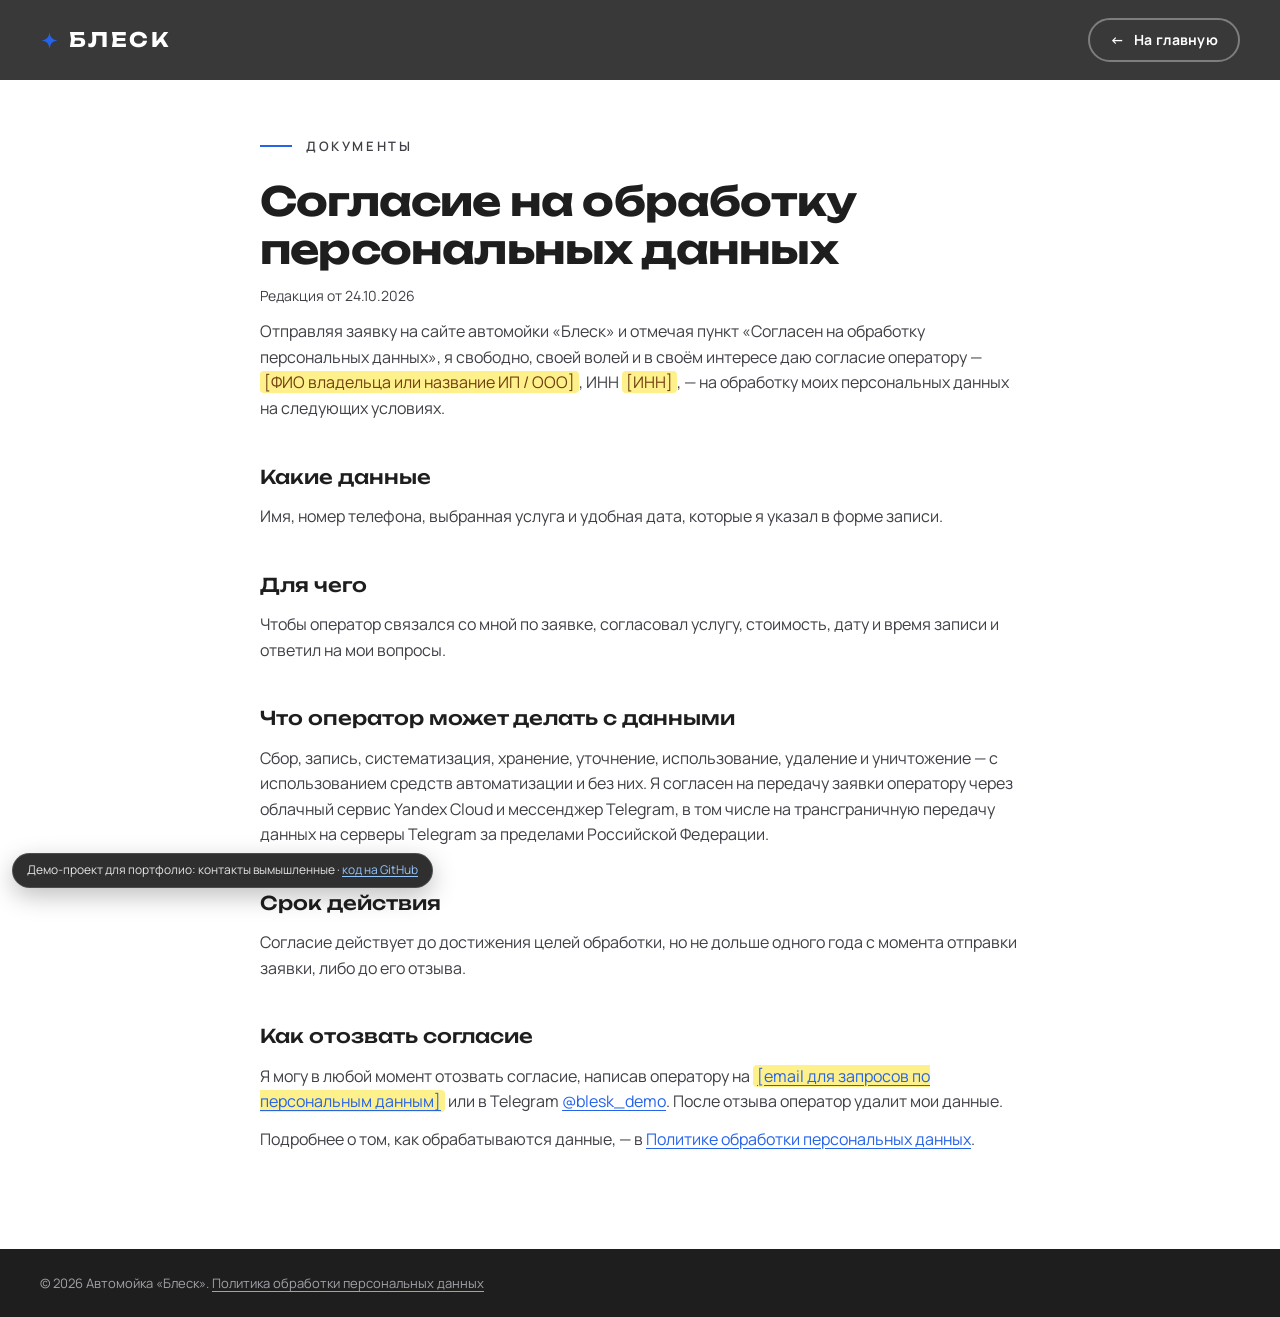
<file: consent.html>
<!DOCTYPE html>
<html lang="ru">
<head>
  <meta charset="UTF-8">
  <meta name="viewport" content="width=device-width, initial-scale=1">
  <title>Согласие на обработку персональных данных — автомойка «Блеск»</title>
  <meta name="description" content="Текст согласия на обработку персональных данных при отправке заявки на сайте автомойки «Блеск».">
  <!-- Демо-проект: не показывать в поиске, чтобы вымышленную мойку не приняли за настоящую -->
  <meta name="robots" content="noindex">

  <link rel="icon" href="images/favicon.svg" type="image/svg+xml">
  <meta name="theme-color" content="#1E1E1E">

  <link rel="preconnect" href="https://fonts.googleapis.com">
  <link rel="preconnect" href="https://fonts.gstatic.com" crossorigin>
  <link href="https://fonts.googleapis.com/css2?family=Manrope:wght@400;500;600;700&family=Unbounded:wght@500;700&display=swap" rel="stylesheet">
  <link rel="stylesheet" href="css/style.css">

  <script src="js/config.js" defer></script>
  <script src="js/main.js" defer></script>
</head>
<body>

  <header class="header" id="header">
    <div class="container header__inner">
      <a href="index.html" class="logo" aria-label="Автомойка «Блеск» — на главную">
        <svg class="logo__mark" viewBox="0 0 24 24" aria-hidden="true"><path d="M12 2Q13 11 22 12 13 13 12 22 11 13 2 12 11 11 12 2Z"/></svg>
        БЛЕСК
      </a>
      <a href="index.html" class="btn btn--ghost legal__back" aria-label="На главную">← <span class="legal__back-text">На главную</span></a>
    </div>
  </header>

  <!--
    ШАБЛОН. По закону (с 1 сентября 2025 года) согласие на обработку персональных данных
    оформляется отдельно от других документов — поэтому оно на своей странице,
    а не внутри политики. Данные владельца подставляются из js/config.js.
  -->
  <main class="legal">
    <div class="container legal__container">
      <p class="eyebrow">Документы</p>
      <h1 class="legal__title">Согласие на обработку персональных данных</h1>
      <p class="legal__meta">Редакция от <span data-config="policyDate">24.10.2026</span></p>

      <p>
        Отправляя заявку на сайте автомойки «Блеск» и отмечая пункт
        «Согласен на обработку персональных данных», я свободно, своей волей и в своём интересе
        даю согласие оператору — <span data-config="ownerName">[ФИО владельца или название ИП / ООО]</span>,
        ИНН <span data-config="ownerInn">[ИНН]</span>, — на обработку моих персональных данных
        на следующих условиях.
      </p>

      <h2>Какие данные</h2>
      <p>
        Имя, номер телефона, выбранная услуга и удобная дата, которые я указал в форме записи.
      </p>

      <h2>Для чего</h2>
      <p>
        Чтобы оператор связался со мной по заявке, согласовал услугу, стоимость, дату
        и время записи и ответил на мои вопросы.
      </p>

      <h2>Что оператор может делать с данными</h2>
      <p>
        Сбор, запись, систематизация, хранение, уточнение, использование, удаление и уничтожение —
        с использованием средств автоматизации и без них. Я согласен на передачу заявки
        оператору через облачный сервис Yandex Cloud и мессенджер Telegram, в том числе на трансграничную передачу данных
        на серверы Telegram за пределами Российской Федерации.
      </p>

      <h2>Срок действия</h2>
      <p>
        Согласие действует до достижения целей обработки, но не дольше одного года
        с момента отправки заявки, либо до его отзыва.
      </p>

      <h2>Как отозвать согласие</h2>
      <p>
        Я могу в любой момент отозвать согласие, написав оператору на
        <a href="#" data-link="email" data-config="ownerEmail">[email для запросов по персональным данным]</a>
        <span data-telegram-only>или в Telegram <a href="#" data-link="telegram" data-config="telegramName" target="_blank" rel="noopener"></a></span>.
        После отзыва оператор удалит мои данные.
      </p>

      <p>
        Подробнее о том, как обрабатываются данные, — в
        <a href="privacy.html">Политике обработки персональных данных</a>.
      </p>
    </div>
  </main>

  <footer class="footer footer--compact">
    <div class="container footer__bottom">
      <p>© <span id="year">2026</span> Автомойка «Блеск». <a href="privacy.html">Политика обработки персональных данных</a></p>
    </div>
  </footer>

  <!-- Плашка демо-проекта: автомойки нет, контакты вымышленные (для портфолио) -->
  <div class="demo-badge" role="note">
    Демо-проект для портфолио: контакты вымышленные ·
    <a href="https://github.com/unccule/blesk-landing" target="_blank" rel="noopener">код на GitHub</a>
  </div>

</body>
</html>
</file>
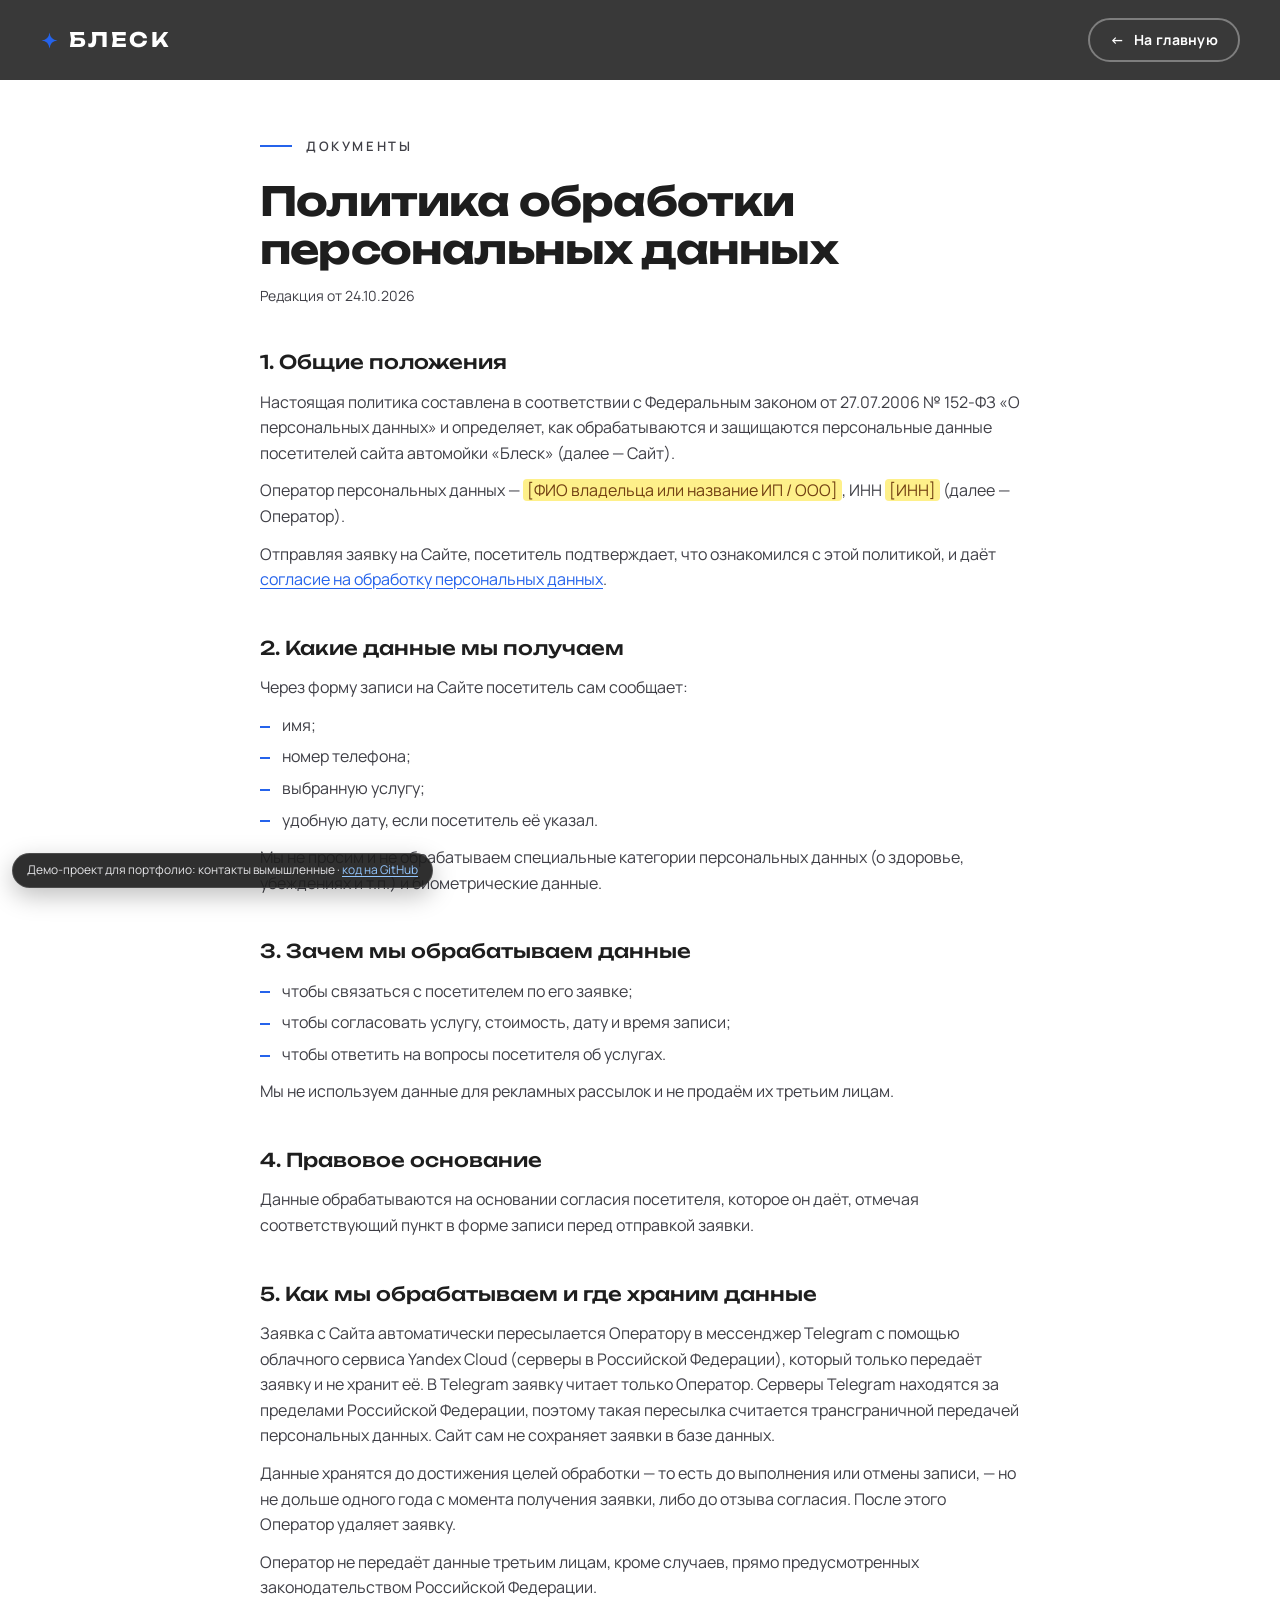
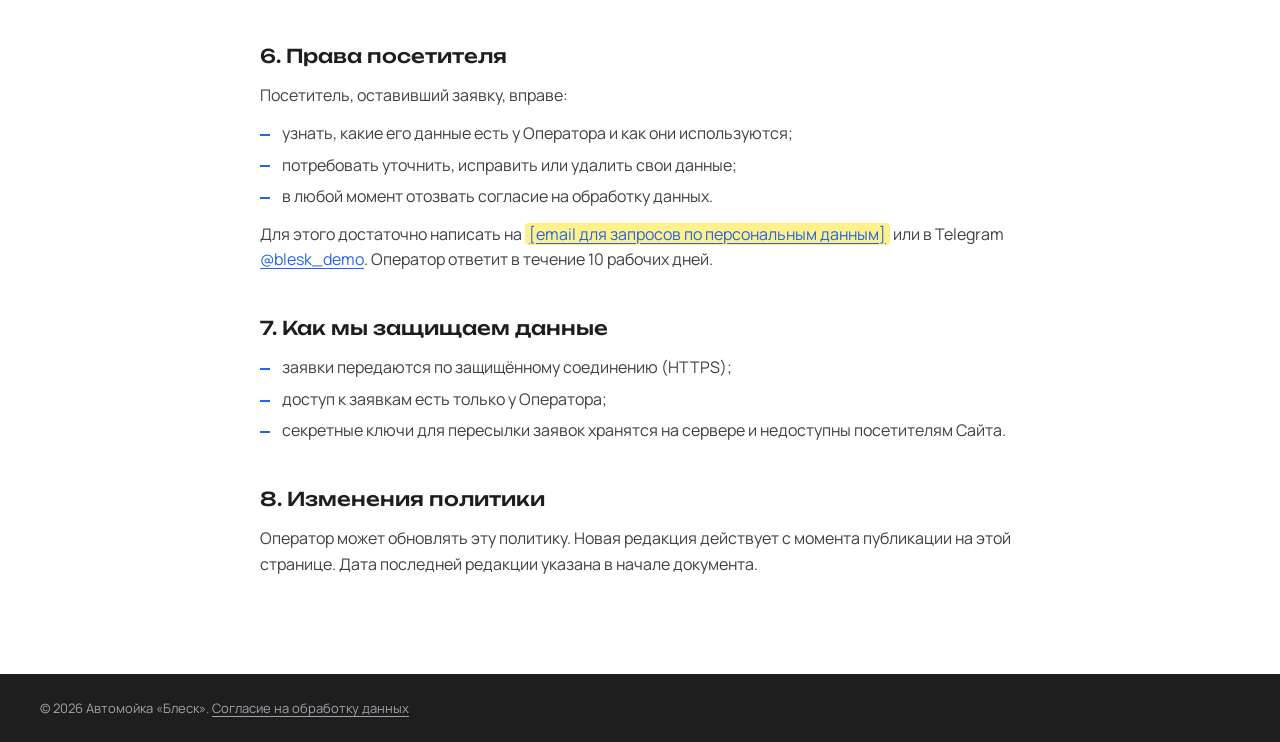
<file: privacy.html>
<!DOCTYPE html>
<html lang="ru">
<head>
  <meta charset="UTF-8">
  <meta name="viewport" content="width=device-width, initial-scale=1">
  <title>Политика обработки персональных данных — автомойка «Блеск»</title>
  <meta name="description" content="Как автомойка «Блеск» обрабатывает и защищает персональные данные клиентов, оставивших заявку на сайте.">
  <!-- Демо-проект: не показывать в поиске, чтобы вымышленную мойку не приняли за настоящую -->
  <meta name="robots" content="noindex">

  <link rel="icon" href="images/favicon.svg" type="image/svg+xml">
  <meta name="theme-color" content="#1E1E1E">

  <link rel="preconnect" href="https://fonts.googleapis.com">
  <link rel="preconnect" href="https://fonts.gstatic.com" crossorigin>
  <link href="https://fonts.googleapis.com/css2?family=Manrope:wght@400;500;600;700&family=Unbounded:wght@500;700&display=swap" rel="stylesheet">
  <link rel="stylesheet" href="css/style.css">

  <script src="js/config.js" defer></script>
  <script src="js/main.js" defer></script>
</head>
<body>

  <!-- Упрощённая шапка: на служебной странице меню не нужно, только путь обратно -->
  <header class="header" id="header">
    <div class="container header__inner">
      <a href="index.html" class="logo" aria-label="Автомойка «Блеск» — на главную">
        <svg class="logo__mark" viewBox="0 0 24 24" aria-hidden="true"><path d="M12 2Q13 11 22 12 13 13 12 22 11 13 2 12 11 11 12 2Z"/></svg>
        БЛЕСК
      </a>
      <a href="index.html" class="btn btn--ghost legal__back" aria-label="На главную">← <span class="legal__back-text">На главную</span></a>
    </div>
  </header>

  <!--
    ШАБЛОН. Это не юридическая консультация. Текст составлен для небольшого
    бизнеса, который принимает заявки через сайт. Перед публикацией:
    1) заполни данные владельца в js/config.js (ФИО или название ИП/ООО, ИНН, email);
    2) проверь, что всё написанное соответствует тому, как мойка реально работает с заявками;
    3) при сомнениях покажи текст юристу.
  -->
  <main class="legal">
    <div class="container legal__container">
      <p class="eyebrow">Документы</p>
      <h1 class="legal__title">Политика обработки персональных данных</h1>
      <p class="legal__meta">Редакция от <span data-config="policyDate">24.10.2026</span></p>

      <h2>1. Общие положения</h2>
      <p>
        Настоящая политика составлена в соответствии с Федеральным законом от 27.07.2006 № 152-ФЗ
        «О персональных данных» и определяет, как обрабатываются и защищаются персональные данные
        посетителей сайта автомойки «Блеск» (далее — Сайт).
      </p>
      <p>
        Оператор персональных данных — <span data-config="ownerName">[ФИО владельца или название ИП / ООО]</span>,
        ИНН <span data-config="ownerInn">[ИНН]</span> (далее — Оператор).
      </p>
      <p>
        Отправляя заявку на Сайте, посетитель подтверждает, что ознакомился с этой политикой,
        и даёт <a href="consent.html">согласие на обработку персональных данных</a>.
      </p>

      <h2>2. Какие данные мы получаем</h2>
      <p>Через форму записи на Сайте посетитель сам сообщает:</p>
      <!-- Ровно поля формы. Добавишь поле в форму — допиши его сюда и в consent.html -->
      <ul>
        <li>имя;</li>
        <li>номер телефона;</li>
        <li>выбранную услугу;</li>
        <li>удобную дату, если посетитель её указал.</li>
      </ul>
      <p>
        Мы не просим и не обрабатываем специальные категории персональных данных
        (о здоровье, убеждениях и т.п.) и биометрические данные.
      </p>

      <h2>3. Зачем мы обрабатываем данные</h2>
      <ul>
        <li>чтобы связаться с посетителем по его заявке;</li>
        <li>чтобы согласовать услугу, стоимость, дату и время записи;</li>
        <li>чтобы ответить на вопросы посетителя об услугах.</li>
      </ul>
      <p>Мы не используем данные для рекламных рассылок и не продаём их третьим лицам.</p>

      <h2>4. Правовое основание</h2>
      <p>
        Данные обрабатываются на основании согласия посетителя, которое он даёт,
        отмечая соответствующий пункт в форме записи перед отправкой заявки.
      </p>

      <h2>5. Как мы обрабатываем и где храним данные</h2>
      <p>
        Заявка с Сайта автоматически пересылается Оператору в мессенджер Telegram
        с помощью облачного сервиса Yandex Cloud (серверы в Российской Федерации),
        который только передаёт заявку и не хранит её. В Telegram заявку читает только Оператор.
        Серверы Telegram находятся за пределами Российской Федерации,
        поэтому такая пересылка считается трансграничной передачей персональных данных.
        Сайт сам не сохраняет заявки в базе данных.
      </p>
      <p>
        Данные хранятся до достижения целей обработки — то есть до выполнения или отмены записи, —
        но не дольше одного года с момента получения заявки, либо до отзыва согласия.
        После этого Оператор удаляет заявку.
      </p>
      <p>
        Оператор не передаёт данные третьим лицам, кроме случаев, прямо предусмотренных
        законодательством Российской Федерации.
      </p>

      <h2>6. Права посетителя</h2>
      <p>Посетитель, оставивший заявку, вправе:</p>
      <ul>
        <li>узнать, какие его данные есть у Оператора и как они используются;</li>
        <li>потребовать уточнить, исправить или удалить свои данные;</li>
        <li>в любой момент отозвать согласие на обработку данных.</li>
      </ul>
      <p>
        Для этого достаточно написать на <a href="#" data-link="email" data-config="ownerEmail">[email для запросов по персональным данным]</a>
        <span data-telegram-only>или в Telegram <a href="#" data-link="telegram" data-config="telegramName" target="_blank" rel="noopener"></a></span>.
        Оператор ответит в течение 10 рабочих дней.
      </p>

      <h2>7. Как мы защищаем данные</h2>
      <ul>
        <li>заявки передаются по защищённому соединению (HTTPS);</li>
        <li>доступ к заявкам есть только у Оператора;</li>
        <li>секретные ключи для пересылки заявок хранятся на сервере и недоступны посетителям Сайта.</li>
      </ul>

      <h2>8. Изменения политики</h2>
      <p>
        Оператор может обновлять эту политику. Новая редакция действует с момента публикации
        на этой странице. Дата последней редакции указана в начале документа.
      </p>
    </div>
  </main>

  <footer class="footer footer--compact">
    <div class="container footer__bottom">
      <p>© <span id="year">2026</span> Автомойка «Блеск». <a href="consent.html">Согласие на обработку данных</a></p>
    </div>
  </footer>

  <!-- Плашка демо-проекта: автомойки нет, контакты вымышленные (для портфолио) -->
  <div class="demo-badge" role="note">
    Демо-проект для портфолио: контакты вымышленные ·
    <a href="https://github.com/unccule/blesk-landing" target="_blank" rel="noopener">код на GitHub</a>
  </div>

</body>
</html>
</file>
<file: css/style.css>
/* ============================================================
   Автомойка «Блеск» — стили
   Подход mobile-first: сначала стили для телефона,
   затем @media (min-width: ...) добавляют правила для широких экранов.

   Содержание:
   1. Переменные (цвета, шрифты, размеры)
   2. Сброс и базовые стили
   3. Общие блоки: контейнер, кнопки, секции
   4. Шапка и меню
   5. Главный экран
   6. О нас
   7. Услуги и цены
   8. Как проходит работа
   9. Галерея и лайтбокс
   10. Частые вопросы
   11. Контакты и запись
   12. Подвал
   13. Страницы политики
   14. Анимации появления
   ============================================================ */


/* ---------- 1. Переменные ----------
   Цвет или размер меняется здесь — и сразу везде на сайте. */
:root {
  /* Палитра 60 / 30 / 10 */
  --color-bg: #FFFFFF;          /* 60% — основной фон */
  --color-bg-alt: #F4F4F5;      /* 60% — второй фон, чтобы разделять секции */
  --color-dark: #1E1E1E;        /* 30% — графит: шапка, подвал, карточки */
  --color-dark-soft: #2A2A2A;   /* чуть светлее графита: рамки и наведение на тёмном */
  --color-accent: #2563EB;      /* 10% — синий акцент: кнопки, иконки, черты */
  --color-accent-hover: #1D4ED8;
  /* Светлый синий — для мелкого текста на графите. Основной синий на графите
     даёт контраст всего 3.2:1 (мало для мелкого текста), этот — 6.5:1 */
  --color-accent-light: #60A5FA;
  /* Ошибки формы — красные, а не синие: синий текст под полем не читается как «ошибка» */
  --color-error: #DC2626;

  --color-text: #1E1E1E;
  --color-text-muted: #5F5F66;      /* второстепенный текст на светлом фоне */
  --color-border: #E4E4E7;          /* тонкие рамки карточек на светлом фоне */
  --color-on-dark: #FFFFFF;
  --color-on-dark-muted: #A1A1AA;   /* второстепенный текст на графите */

  --font-heading: 'Unbounded', 'Arial', sans-serif;
  --font-body: 'Manrope', 'Arial', sans-serif;

  --header-h: 68px;
  --container: 1200px;
  --gutter: 16px;          /* отступ от края экрана */
  --radius: 14px;
  --transition: 0.3s ease;
}

@media (min-width: 768px) {
  :root {
    --header-h: 80px;
    --gutter: 32px;
  }
}


/* ---------- 2. Сброс и база ---------- */

/* box-sizing: border-box — ширина блока включает padding и рамку.
   Без этого width: 100% + padding вылезает за экран. */
*,
*::before,
*::after {
  box-sizing: border-box;
}

html {
  /* Плавная прокрутка к якорям (#about и т.д.) — одной строкой, без JS */
  scroll-behavior: smooth;
  /* Фиксированная шапка закрыла бы заголовок раздела. Этот отступ учитывает её высоту */
  scroll-padding-top: var(--header-h);
  -webkit-text-size-adjust: 100%;
}

/* Если человек в настройках системы попросил «уменьшить движение» — уважаем это */
@media (prefers-reduced-motion: reduce) {
  html { scroll-behavior: auto; }
  *, *::before, *::after {
    transition-duration: 0.01ms !important;
    animation-duration: 0.01ms !important;
  }
}

body {
  margin: 0;
  font-family: var(--font-body);
  font-size: 16px;
  line-height: 1.6;
  color: var(--color-text);
  background: var(--color-bg);
}

body.no-scroll {
  overflow: hidden;
}

h1, h2, h3, p, ul {
  margin: 0;
}

ul,
ol {
  padding: 0;
  list-style: none;
}

a {
  color: inherit;
  text-decoration: none;
}

img {
  display: block;
  max-width: 100%;
}

/* Видимая рамка при навигации с клавиатуры (Tab), но не при клике мышью */
:focus-visible {
  outline: 2px solid var(--color-accent);
  outline-offset: 3px;
}


/* ---------- 3. Общие блоки ---------- */

/* Контейнер: ограничивает ширину контента и центрирует его */
.container {
  width: 100%;
  max-width: calc(var(--container) + var(--gutter) * 2);
  margin: 0 auto;
  padding: 0 var(--gutter);
}

.section {
  padding: 80px 0;
  background: var(--color-bg);
}

.section--alt {
  background: var(--color-bg-alt);
}

@media (min-width: 768px) {
  .section { padding: 120px 0; }
}

.section__title {
  font-family: var(--font-heading);
  font-weight: 700;
  /* clamp(мин, желаемое, макс): размер плавно растёт с шириной экрана */
  font-size: clamp(1.75rem, 4vw, 3rem);
  line-height: 1.15;
  letter-spacing: -0.02em;
  margin-bottom: 24px;
}

/* Тёмная секция — графит, как шапка и подвал. Разбавляет белые блоки */
.section--dark {
  background: var(--color-dark);
  color: var(--color-on-dark);
}

/* Шапка раздела: надпись + заголовок + подзаголовок, ограничена по ширине,
   чтобы строки текста не растягивались на весь экран (их трудно читать) */
.section__head {
  max-width: 720px;
  margin-bottom: 48px;
}

@media (min-width: 768px) {
  .section__head { margin-bottom: 64px; }
}

.section__subtitle {
  margin-bottom: 32px;
  font-size: 17px;
  color: var(--color-text-muted);
}

.section__head .section__subtitle {
  margin-bottom: 0;
}

.section--dark .eyebrow,
.section--dark .section__subtitle {
  color: var(--color-on-dark-muted);
}

/* Маленькая надпись над заголовком раздела с синей чертой слева.
   Один класс — для всех разделов: так они выглядят единообразно */
.eyebrow {
  display: flex;
  align-items: center;
  gap: 14px;
  margin-bottom: 20px;
  font-size: 13px;
  font-weight: 600;
  letter-spacing: 0.2em;
  text-transform: uppercase;
  color: var(--color-text-muted);
}

.eyebrow::before {
  content: '';
  flex-shrink: 0;   /* черта не сжимается, даже если текст переносится на две строки */
  width: 32px;
  height: 2px;
  background: var(--color-accent);
}

/* Кнопки */
.btn {
  display: inline-flex;
  align-items: center;
  justify-content: center;
  gap: 10px;
  min-height: 48px;          /* удобно попадать пальцем: не меньше 44–48px */
  padding: 0 28px;
  border: 2px solid transparent;
  border-radius: 999px;
  font-family: var(--font-body);
  font-size: 15px;
  font-weight: 700;
  letter-spacing: 0.02em;
  cursor: pointer;
  transition: background-color var(--transition), border-color var(--transition),
              color var(--transition), transform var(--transition);
}

.btn--primary {
  background: var(--color-accent);
  color: var(--color-on-dark);
}

.btn--primary:hover {
  background: var(--color-accent-hover);
  transform: translateY(-2px);
}

/* Прозрачная кнопка с рамкой — для тёмного фона */
.btn--ghost {
  border-color: rgba(255, 255, 255, 0.35);
  background: transparent;
  color: var(--color-on-dark);
}

.btn--ghost:hover {
  border-color: var(--color-on-dark);
  background: rgba(255, 255, 255, 0.08);
  transform: translateY(-2px);
}

/* Модификатор размера: добавляется к любой кнопке */
.btn--lg {
  min-height: 56px;
  padding: 0 32px;
  font-size: 16px;
}

/* Графитовая кнопка — для светлого фона */
.btn--dark {
  background: var(--color-dark);
  color: var(--color-on-dark);
}

.btn--dark:hover {
  background: var(--color-accent);
  transform: translateY(-2px);
}

/* Иконки рисуются цветом текста (currentColor), поэтому их легко перекрашивать */
.icon {
  width: 22px;
  height: 22px;
  fill: currentColor;
}

.icon-btn {
  display: inline-flex;
  align-items: center;
  justify-content: center;
  width: 44px;
  height: 44px;
  border-radius: 50%;
  color: var(--color-on-dark);
  transition: background-color var(--transition), color var(--transition);
}

.icon-btn:hover {
  background: var(--color-dark-soft);
  color: var(--color-accent-light);
}


/* ---------- 4. Шапка ---------- */
.header {
  position: fixed;
  top: 0;
  left: 0;
  right: 0;
  z-index: 100;
  height: var(--header-h);
  color: var(--color-on-dark);
  transition: box-shadow var(--transition);
}

/* Полупрозрачный фон с размытием — в отдельном слое (::before).
   Почему не прямо на .header: backdrop-filter у родителя ломает
   position: fixed у дочернего мобильного меню — оно бы «прилипло» к шапке. */
.header::before {
  content: '';
  position: absolute;
  inset: 0;
  z-index: -1;
  background: rgba(30, 30, 30, 0.88);
  backdrop-filter: blur(12px);
  -webkit-backdrop-filter: blur(12px);
}

.header.is-scrolled {
  box-shadow: 0 10px 30px rgba(0, 0, 0, 0.25);
}

.header__inner {
  display: flex;
  align-items: center;
  justify-content: space-between;
  gap: 24px;
  height: 100%;
}

.logo {
  display: inline-flex;
  align-items: center;
  gap: 10px;
  font-family: var(--font-heading);
  font-weight: 700;
  font-size: 18px;
  letter-spacing: 0.12em;
  color: var(--color-on-dark);
  white-space: nowrap;
}

/* Искорка перед названием — синий «блеск» */
.logo__mark {
  flex-shrink: 0;
  width: 0.95em;
  height: 0.95em;
  fill: var(--color-accent);
  transition: transform 0.6s ease;
}

@media (hover: hover) {
  /* При наведении искорка делает пол-оборота — маленький «живой» штрих */
  .logo:hover .logo__mark { transform: rotate(90deg); }
}

/* Самые узкие телефоны (320–359px): логотип чуть меньше, иначе бургер уходит за край */
@media (max-width: 359px) {
  .header__inner { gap: 12px; }
  .logo { font-size: 16px; }
}

.header__actions {
  display: flex;
  align-items: center;
  gap: 8px;
}

/* На телефоне кнопка «Записаться» живёт внутри мобильного меню */
.header__cta {
  display: none;
}

/* Бургер: три полоски, при открытии превращаются в крестик */
.burger {
  position: relative;
  width: 44px;
  height: 44px;
  padding: 0;
  border: 0;
  background: none;
  cursor: pointer;
}

.burger__line {
  position: absolute;
  left: 11px;
  width: 22px;
  height: 2px;
  background: var(--color-on-dark);
  border-radius: 2px;
  transition: transform var(--transition), opacity var(--transition);
}

.burger__line:nth-child(1) { top: 15px; }
.burger__line:nth-child(2) { top: 21px; }
.burger__line:nth-child(3) { top: 27px; }

.burger.is-open .burger__line:nth-child(1) { transform: translateY(6px) rotate(45deg); }
.burger.is-open .burger__line:nth-child(2) { opacity: 0; }
.burger.is-open .burger__line:nth-child(3) { transform: translateY(-6px) rotate(-45deg); }

/* Мобильное меню: панель на весь экран под шапкой, спрятана справа */
.nav {
  position: fixed;
  top: var(--header-h);
  left: 0;
  right: 0;
  bottom: 0;
  display: flex;
  flex-direction: column;
  gap: 32px;
  padding: 40px var(--gutter);
  background: var(--color-dark);
  transform: translateX(100%);
  visibility: hidden;    /* чтобы по скрытым ссылкам нельзя было «пройти» клавишей Tab */
  transition: transform 0.4s ease, visibility 0.4s;
}

.nav.is-open {
  transform: translateX(0);
  visibility: visible;
}

.nav__list {
  display: flex;
  flex-direction: column;
  gap: 8px;
}

.nav__link {
  position: relative;
  display: inline-block;
  padding: 8px 0;
  font-family: var(--font-heading);
  font-size: 26px;
  font-weight: 500;
  color: var(--color-on-dark);
  transition: color var(--transition);
}

.nav__link:hover,
.nav__link.is-active {
  color: var(--color-accent-light);
}

.nav__cta {
  align-self: flex-start;
}

/* ----- Шапка на компьютере ----- */
@media (min-width: 992px) {
  .logo { font-size: 20px; }

  .burger,
  .nav__cta {
    display: none;
  }

  .header__cta {
    display: inline-flex;
  }

  /* Меню становится обычной строкой ссылок */
  .nav {
    position: static;
    flex-direction: row;
    padding: 0;
    background: none;
    transform: none;
    visibility: visible;
    transition: none;
  }

  .nav__list {
    flex-direction: row;
    gap: 40px;
  }

  .nav__link {
    font-family: var(--font-body);
    font-size: 15px;
    font-weight: 600;
    color: var(--color-on-dark-muted);
  }

  .nav__link:hover,
  .nav__link.is-active {
    color: var(--color-on-dark);
  }

  /* Синяя линия под пунктом: растёт из центра при наведении */
  .nav__link::after {
    content: '';
    position: absolute;
    left: 0;
    right: 0;
    bottom: 0;
    height: 2px;
    background: var(--color-accent);
    transform: scaleX(0);
    transition: transform var(--transition);
  }

  .nav__link:hover::after,
  .nav__link.is-active::after {
    transform: scaleX(1);
  }

  .header__actions { gap: 16px; }
}


/* ---------- 5. Главный экран ---------- */
.hero {
  position: relative;
  /* isolation создаёт отдельный «слой»: z-index: -1 у фона не провалится под всю страницу */
  isolation: isolate;
  overflow: hidden;
  display: flex;
  align-items: center;
  /* svh — высота экрана телефона без учёта выезжающей адресной строки.
     Первая строка — запасной вариант для старых браузеров, которые не знают svh */
  min-height: 100vh;
  min-height: 100svh;
  padding: calc(var(--header-h) + 48px) 0 56px;
  color: var(--color-on-dark);
  /* Фон из нескольких слоёв через запятую — первый лежит сверху:
     синее свечение справа, лёгкий светлый отблеск слева внизу, графитовая основа */
  background:
    radial-gradient(55% 65% at 85% 25%, rgba(37, 99, 235, 0.24), transparent 70%),
    radial-gradient(45% 55% at 0% 100%, rgba(255, 255, 255, 0.06), transparent 70%),
    #111113;
}

/* Два косых блика, как отражение ламп на только что вымытом лаке */
.hero::before {
  content: '';
  position: absolute;
  inset: 0;
  z-index: -1;
  background: linear-gradient(115deg,
    transparent 0 52%,
    rgba(255, 255, 255, 0.035) 52% 60%,
    transparent 60% 66%,
    rgba(255, 255, 255, 0.025) 66% 68%,
    transparent 68%);
}

/* На телефоне — одна колонка, на компьютере — текст слева, карточка справа */
.hero__grid {
  display: grid;
  align-items: center;
  gap: 64px;
}

@media (min-width: 992px) {
  /* minmax(0, ...) не даёт длинному слову растянуть колонку шире положенного */
  .hero__grid { grid-template-columns: minmax(0, 1.3fr) minmax(0, 0.7fr); }
}

/* На тёмном фоне надпись над заголовком светлее */
.hero .eyebrow {
  color: var(--color-on-dark-muted);
}

.hero__title {
  font-family: var(--font-heading);
  font-weight: 700;
  /* Размер считается от ширины экрана, чтобы самая длинная строка всегда влезала.
     «ДО БЛЕСКА» занимает ~8 размеров шрифта (Unbounded — широкий шрифт).
     Делим доступную ширину (экран минус боковые отступы) на 10 — остаётся запас */
  font-size: clamp(1.4rem, calc((100vw - 2 * var(--gutter)) / 10), 4.75rem);
  /* em — в размерах шрифта: на любом экране строка не шире 10 размеров шрифта,
     поэтому на компьютере заголовок не залезает на карточку справа */
  max-width: 10em;
  line-height: 1.05;
  letter-spacing: -0.02em;
  text-transform: uppercase;
}

@media (min-width: 992px) {
  /* Справа карточка, колонка с текстом уже — размер от ширины окна, но с потолком */
  .hero__title { font-size: clamp(2.4rem, 5vw, 4.5rem); }
}

/* «Блестящий» перелив от белого к синему: градиент рисуется как фон,
   background-clip: text оставляет его видимым только внутри букв.
   display: block — с новой строки; width: fit-content — градиент ровно по ширине текста,
   иначе синий конец градиента ушёл бы за последнюю букву */
.hero__title-accent {
  display: block;
  width: fit-content;
  background: linear-gradient(90deg, #FFFFFF 0%, #BFDBFE 50%, #60A5FA 100%);
  -webkit-background-clip: text;
  background-clip: text;
  color: transparent;
}

.hero__text {
  max-width: 520px;
  margin-top: 24px;
  font-size: 17px;
  color: #C4C4CC;
}

.hero__buttons {
  display: flex;
  flex-wrap: wrap;
  gap: 12px;
  margin-top: 36px;
}

/* На телефоне кнопки во всю ширину — в них проще попасть большим пальцем */
.hero__buttons .btn {
  flex: 1 1 100%;
}

@media (min-width: 576px) {
  .hero__buttons .btn { flex: 0 0 auto; }
}

.hero__stats {
  display: flex;
  flex-wrap: wrap;
  gap: 16px 32px;   /* 16px между строками, 32px между цифрами — работает при любом их количестве */
  max-width: 640px;
  margin-top: 56px;
  padding-top: 24px;
  border-top: 1px solid rgba(255, 255, 255, 0.14);
}

.hero__stat {
  display: flex;
  flex-direction: column;
  gap: 4px;
}

.hero__stat-value {
  font-family: var(--font-heading);
  font-weight: 700;
  font-size: clamp(1.25rem, 3.4vw, 2.25rem);
  line-height: 1.1;
}

.hero__stat-label {
  font-size: 13px;
  line-height: 1.35;
  color: var(--color-on-dark-muted);
}

/* ----- Карточка «Что нужно машине?» -----
   На телефоне прячем: первый экран и так заполнен, а карточка сделала бы его в полтора раза длиннее */
.pick-card {
  display: none;
}

@media (min-width: 992px) {
  .pick-card {
    display: block;
    padding: 28px;
    border: 1px solid rgba(255, 255, 255, 0.1);
    border-radius: 24px;
    background: rgba(255, 255, 255, 0.04);
    backdrop-filter: blur(16px);
    -webkit-backdrop-filter: blur(16px);
    box-shadow: 0 30px 60px rgba(0, 0, 0, 0.35);
  }
}

.pick-card__label {
  margin-bottom: 18px;
  font-size: 12px;
  font-weight: 700;
  letter-spacing: 0.18em;
  text-transform: uppercase;
  color: var(--color-on-dark-muted);
}

/* Образец поверхности — «лак» тёмно-синего металлика, нарисованный градиентами.
   Слои поверх него включает main.js: переменные --shine (блик) и --beads (капли)
   и класс is-fabric (ткань салона). Это не картинка — значит, ничего не грузится */
.pick-card__sample {
  position: relative;
  aspect-ratio: 16 / 7;
  overflow: hidden;
  border-radius: 16px;
  background:
    radial-gradient(120% 90% at 15% 0%, rgba(96, 165, 250, 0.35), transparent 60%),
    linear-gradient(160deg, #1E3A6E 0%, #0F1D3A 55%, #070D1C 100%);
  box-shadow: inset 0 0 0 1px rgba(255, 255, 255, 0.08);
}

/* Все слои образца лежат друг на друге во всю его площадь */
.pick-card__shine,
.pick-card__beads,
.pick-card__fabric {
  position: absolute;
  inset: 0;
  transition: opacity 0.6s ease;
}

/* Ткань салона: мелкое «плетение» из двух повторяющихся косых полосок */
.pick-card__fabric {
  background:
    repeating-linear-gradient(45deg, rgba(255, 255, 255, 0.06) 0 2px, transparent 2px 6px),
    repeating-linear-gradient(-45deg, rgba(0, 0, 0, 0.3) 0 2px, transparent 2px 6px),
    linear-gradient(160deg, #3F3F46 0%, #27272A 60%, #18181B 100%);
  opacity: 0;
}

.pick-card__sample.is-fabric .pick-card__fabric {
  opacity: 1;
}

/* Блик: две светлые косые полосы, как отражение ламп на лаке.
   Яркость = --shine: 0 — матовая поверхность, 1 — «зеркало» после полировки */
.pick-card__shine {
  background:
    linear-gradient(115deg, transparent 18%, rgba(255, 255, 255, 0.55) 30%, transparent 40%),
    linear-gradient(115deg, transparent 52%, rgba(255, 255, 255, 0.22) 57%, transparent 62%);
  opacity: var(--shine, 0.5);
}

/* Капли воды для керамики: круг с белой точкой-бликом, повторяется по всему образцу.
   Второй слой сдвинут на полшага — капли стоят «вразбежку», а не ровной сеткой */
.pick-card__beads {
  background:
    radial-gradient(circle at 40% 35%, rgba(255, 255, 255, 0.95) 0 1px, rgba(191, 219, 254, 0.35) 1.5px 4px, transparent 4.5px) 0 0 / 28px 24px,
    radial-gradient(circle at 40% 35%, rgba(255, 255, 255, 0.9) 0 1px, rgba(191, 219, 254, 0.25) 1.5px 3px, transparent 3.5px) 14px 12px / 28px 24px;
  opacity: var(--beads, 0);
}

/* Подпись в углу: что именно обрабатываем — кузов, салон, лак */
.pick-card__zone {
  position: absolute;
  left: 14px;
  bottom: 12px;
  z-index: 1;
  padding: 4px 10px;
  border-radius: 999px;
  background: rgba(10, 10, 12, 0.6);
  font-size: 12px;
  font-weight: 700;
  letter-spacing: 0.08em;
  text-transform: uppercase;
}

/* Кнопки-«таблетки» переносятся на новую строку сами (flex-wrap) —
   подписи разной длины, и сетка из 5 равных колонок их бы обрезала */
.pick-card__options {
  display: flex;
  flex-wrap: wrap;
  gap: 8px;
  margin-top: 18px;
}

.pick-card__option {
  min-height: 44px;
  padding: 0 16px;
  border: 1px solid rgba(255, 255, 255, 0.16);
  border-radius: 999px;
  background: transparent;
  color: var(--color-on-dark-muted);
  font-family: var(--font-body);
  font-size: 14px;
  font-weight: 700;
  cursor: pointer;
  transition: border-color var(--transition), background-color var(--transition), color var(--transition);
}

.pick-card__option:hover {
  border-color: var(--color-on-dark);
  color: var(--color-on-dark);
}

.pick-card__option.is-active {
  border-color: var(--color-accent);
  background: var(--color-accent);
  color: var(--color-on-dark);
}

/* min-height — место под самый длинный вариант: название в 2 строки + описание в 3.
   На ширине 992px «Керамическое покрытие» переносится на вторую строку, и без запаса
   карточка «прыгала» на 24px при переключении. Запас — у всего блока, а не у названия:
   так пустое место остаётся внизу, а не дырой между названием и описанием */
.pick-card__result {
  min-height: 150px;
  margin-top: 20px;
  padding-top: 18px;
  border-top: 1px solid rgba(255, 255, 255, 0.1);
}

/* От 1200px карточка шире: название всегда в одну строку, описание — максимум в две.
   Замерено для всех пяти вариантов: самый длинный блок — 98px */
@media (min-width: 1200px) {
  .pick-card__result { min-height: 100px; }
}

.pick-card__service {
  font-family: var(--font-heading);
  font-size: 19px;
  font-weight: 500;
  line-height: 1.3;
}

.pick-card__desc {
  margin-top: 6px;
  font-size: 15px;
  color: #C4C4CC;
}

/* Боковые отступы меньше, чем у обычной кнопки: на 992px внутри карточки всего ~246px,
   и с отступами по 28px текст «Записаться на эту услугу» переносился на две строки */
.pick-card__cta {
  width: 100%;
  margin-top: 12px;
  padding: 0 16px;
}

/* Индикатор «листайте вниз»: тонкая линия, по которой бежит синий отрезок */
.hero__scroll {
  display: none;
}

@media (min-width: 768px) and (min-height: 760px) {
  .hero__scroll {
    position: absolute;
    left: 50%;
    bottom: 28px;
    display: block;
    width: 2px;
    height: 56px;
    overflow: hidden;
    background: rgba(255, 255, 255, 0.15);
    transform: translateX(-50%);
  }

  .hero__scroll-line {
    display: block;
    width: 100%;
    height: 40%;
    background: var(--color-accent);
    animation: scroll-hint 2s ease-in-out infinite;
  }
}

@keyframes scroll-hint {
  0%   { transform: translateY(-100%); }
  100% { transform: translateY(250%); }
}


/* ---------- 6. О нас ---------- */
.about__grid {
  display: grid;
  align-items: center;
  gap: 48px;
}

@media (min-width: 992px) {
  .about__grid {
    grid-template-columns: minmax(0, 1.1fr) minmax(0, 0.9fr);
    gap: 80px;
  }
}

.about__lead {
  margin-bottom: 16px;
  font-size: 19px;
  font-weight: 600;
  line-height: 1.5;
}

.about__paragraph {
  color: var(--color-text-muted);
}

/* Список с синими галочками */
.checklist {
  display: grid;
  gap: 14px;
  margin-top: 32px;
}

.checklist__item {
  position: relative;
  padding-left: 36px;
  font-weight: 600;
}

/* Галочка — маленький SVG прямо внутри CSS (data:-ссылка), отдельный файл не нужен */
.checklist__item::before {
  content: '';
  position: absolute;
  left: 0;
  top: 2px;
  width: 22px;
  height: 22px;
  border-radius: 50%;
  background: var(--color-accent) url("data:image/svg+xml,%3Csvg xmlns='http://www.w3.org/2000/svg' viewBox='0 0 24 24' fill='none' stroke='white' stroke-width='3' stroke-linecap='round' stroke-linejoin='round'%3E%3Cpath d='m5 12 5 5 9-10'/%3E%3C/svg%3E") center / 12px no-repeat;
}

.about__media {
  position: relative;
  max-width: 480px;   /* на планшете фото во всю ширину вышло бы почти 900px в высоту */
  margin: 0;          /* у figure по умолчанию есть отступы — убираем */
}

@media (min-width: 992px) {
  .about__media { max-width: none; }
}

.about__media img {
  width: 100%;
  height: auto;
  aspect-ratio: 4 / 5;
  object-fit: cover;
  border-radius: 24px;
}

/* Синяя плашка «8–22 ежедневно» поверх фото */
.about__badge {
  position: absolute;
  left: 16px;
  bottom: 16px;
  display: flex;
  align-items: center;
  gap: 14px;
  padding: 16px 22px;
  border-radius: 18px;
  background: var(--color-accent);
  color: var(--color-on-dark);
  box-shadow: 0 20px 40px rgba(37, 99, 235, 0.3);
}

@media (min-width: 992px) {
  /* На компьютере плашка выступает за край фото — так композиция живее */
  .about__badge {
    left: -32px;
    bottom: 48px;
  }
}

.about__badge-value {
  font-family: var(--font-heading);
  font-weight: 700;
  font-size: 34px;
  line-height: 1;
}

.about__badge-label {
  font-size: 13px;
  font-weight: 600;
  line-height: 1.3;
}

/* Карточки преимуществ: 1 колонка → 2 → 4 */
.features {
  display: grid;
  gap: 16px;
  margin-top: 72px;
}

@media (min-width: 600px) {
  .features { grid-template-columns: repeat(2, 1fr); }
}

@media (min-width: 1100px) {
  .features {
    grid-template-columns: repeat(4, 1fr);
    gap: 20px;
    margin-top: 96px;
  }
}

.feature {
  position: relative;
  overflow: hidden;
  padding: 32px 28px;
  border-radius: 20px;
  background: var(--color-dark);
  color: var(--color-on-dark);
  transition: transform 0.4s ease, box-shadow 0.4s ease;
}

/* Синяя полоска сверху: спрятана (scaleX(0)) и «вырастает» слева при наведении */
.feature::before {
  content: '';
  position: absolute;
  top: 0;
  left: 0;
  right: 0;
  height: 3px;
  background: var(--color-accent);
  transform: scaleX(0);
  transform-origin: left;
  transition: transform 0.4s ease;
}

.feature__num {
  position: absolute;
  top: 28px;
  right: 28px;
  font-family: var(--font-heading);
  font-size: 14px;
  color: rgba(255, 255, 255, 0.28);
}

.feature__icon {
  display: inline-flex;
  align-items: center;
  justify-content: center;
  width: 56px;
  height: 56px;
  margin-bottom: 24px;
  border-radius: 16px;
  background: rgba(37, 99, 235, 0.14);
  color: var(--color-accent);
  transition: background-color 0.4s ease, color 0.4s ease;
}

/* Иконка рисуется линией (stroke) цвета текста родителя */
.feature__icon svg {
  width: 26px;
  height: 26px;
  fill: none;
  stroke: currentColor;
  stroke-width: 1.8;
  stroke-linecap: round;
  stroke-linejoin: round;
}

.feature__title {
  margin-bottom: 10px;
  font-family: var(--font-heading);
  font-size: 18px;
  font-weight: 500;
  line-height: 1.3;
}

.feature__text {
  font-size: 15px;
  color: var(--color-on-dark-muted);
}

/* (hover: hover) — только для устройств с мышью. На телефоне «наведение»
   срабатывает от касания и залипает, поэтому там эффект не нужен */
@media (hover: hover) {
  .feature:hover {
    transform: translateY(-6px);
    box-shadow: 0 24px 48px rgba(30, 30, 30, 0.25);
  }

  .feature:hover::before {
    transform: scaleX(1);
  }

  .feature:hover .feature__icon {
    background: var(--color-accent);
    color: var(--color-on-dark);
  }
}


/* ---------- 7. Услуги и цены ---------- */
/* minmax(0, 1fr) вместо просто 1fr: по умолчанию колонка сетки не бывает уже
   своего самого широкого содержимого и может вытолкнуть карточку за экран */
.services {
  display: grid;
  grid-template-columns: minmax(0, 1fr);
  gap: 16px;
}

@media (min-width: 768px) {
  .services { grid-template-columns: repeat(2, minmax(0, 1fr)); }
}

@media (min-width: 1100px) {
  .services {
    grid-template-columns: repeat(3, minmax(0, 1fr));
    gap: 20px;
  }
}

/* flex-direction: column + flex-grow у текста: подвал карточки с ценой
   всегда прижат к низу, и цены во всех карточках ряда стоят на одной линии */
.service {
  display: flex;
  flex-direction: column;
  padding: 32px 28px 28px;
  border: 1px solid var(--color-border);
  border-radius: 20px;
  background: var(--color-bg);
  transition: transform 0.4s ease, box-shadow 0.4s ease, border-color 0.4s ease;
}

/* Иконка услуги в синей подложке; при наведении на карточку заливается синим */
.service__icon {
  display: inline-flex;
  align-self: flex-start;
  align-items: center;
  justify-content: center;
  width: 52px;
  height: 52px;
  margin-bottom: 20px;
  border-radius: 14px;
  background: rgba(37, 99, 235, 0.1);
  color: var(--color-accent);
  transition: background-color 0.4s ease, color 0.4s ease;
}

.service__icon svg {
  width: 26px;
  height: 26px;
  fill: none;
  stroke: currentColor;
  stroke-width: 1.8;
  stroke-linecap: round;
  stroke-linejoin: round;
}

.service__title {
  margin-bottom: 10px;
  font-family: var(--font-heading);
  font-size: 20px;
  font-weight: 500;
  line-height: 1.3;
}

.service__text {
  flex-grow: 1;
  margin-bottom: 20px;
  font-size: 15px;
  color: var(--color-text-muted);
}

/* flex-wrap: на очень узком экране кнопка «Записаться» переносится под цену,
   а не растягивает карточку за край экрана */
.service__footer {
  display: flex;
  flex-wrap: wrap;
  align-items: center;
  justify-content: space-between;
  gap: 12px;
  padding-top: 20px;
  border-top: 1px solid var(--color-border);
}

.service__price {
  font-family: var(--font-heading);
  font-size: 22px;
  font-weight: 700;
  white-space: nowrap;
}

.service__link {
  display: inline-flex;
  align-items: center;
  gap: 6px;
  min-height: 44px;
  font-weight: 700;
  color: var(--color-accent);
}

.service__link span {
  transition: transform var(--transition);
}

/* Последняя карточка — графитовая, с кнопкой */
.service--cta {
  border-color: var(--color-dark);
  background: var(--color-dark);
  color: var(--color-on-dark);
}

.service--cta .service__text {
  color: var(--color-on-dark-muted);
}

.service__cta-btn {
  align-self: flex-start;
}

@media (hover: hover) {
  .service:hover {
    transform: translateY(-4px);
    box-shadow: 0 20px 40px rgba(30, 30, 30, 0.08);
  }

  .service:not(.service--cta):hover {
    border-color: var(--color-accent);
  }

  .service:hover .service__icon {
    background: var(--color-accent);
    color: var(--color-on-dark);
  }

  /* Стрелка «→» сдвигается вправо, будто зовёт нажать */
  .service__link:hover span {
    transform: translateX(4px);
  }
}


/* ---------- 8. Как проходит работа ---------- */
.steps {
  display: grid;
  gap: 40px;
  margin: 0;
}

/* На телефоне шаги идут сверху вниз, слева — номер в кружке и вертикальная линия */
.step {
  position: relative;
  padding-left: 68px;
}

.step__num {
  position: absolute;
  top: 0;
  left: 0;
  display: flex;
  align-items: center;
  justify-content: center;
  width: 48px;
  height: 48px;
  border: 1px solid var(--color-accent);
  border-radius: 50%;
  background: rgba(37, 99, 235, 0.12);
  font-family: var(--font-heading);
  font-size: 14px;
  transition: background-color var(--transition);
}

/* Линия, соединяющая кружки. У последнего шага её нет */
.step::before {
  content: '';
  position: absolute;
  top: 56px;
  bottom: -32px;
  left: 24px;
  width: 1px;
  background: rgba(255, 255, 255, 0.15);
}

.step:last-child::before {
  display: none;
}

.step__title {
  margin-bottom: 10px;
  padding-top: 10px;
  font-family: var(--font-heading);
  font-size: 18px;
  font-weight: 500;
}

.step__text {
  font-size: 15px;
  color: var(--color-on-dark-muted);
}

/* На компьютере — четыре колонки, линия становится горизонтальной */
@media (min-width: 992px) {
  .steps {
    grid-template-columns: repeat(4, 1fr);
    gap: 32px;
  }

  .step {
    padding-left: 0;
    padding-top: 80px;
  }

  .step::before {
    top: 24px;
    bottom: auto;
    left: 64px;
    right: -16px;
    width: auto;
    height: 1px;
  }

  .step__title { padding-top: 0; }
}

@media (hover: hover) {
  .step:hover .step__num {
    background: var(--color-accent);
  }
}


/* ---------- 9. Галерея и лайтбокс ---------- */

/* Сетка: на телефоне 2 колонки, с 768px — 3.
   Первое фото крупное: на телефоне во всю ширину, на компьютере — 2×2 клетки */
/* grid-auto-flow: dense — если после широкой плитки осталась дырка,
   браузер сам переставит туда следующее фото */
.gallery {
  display: grid;
  grid-template-columns: repeat(2, minmax(0, 1fr));
  grid-auto-flow: dense;
  gap: 8px;
}

@media (min-width: 768px) {
  .gallery {
    grid-template-columns: repeat(3, minmax(0, 1fr));
    gap: 16px;
  }
}

.gallery__cell:first-child {
  grid-column: span 2;     /* занять две колонки */
}

@media (min-width: 768px) {
  .gallery__cell:first-child {
    grid-row: span 2;      /* и две строки */
  }
}

/* Широкая плитка (wide: true в config.js) — две колонки, одна строка */
.gallery__cell--wide {
  grid-column: span 2;
}

.gallery__item {
  position: relative;
  display: block;
  overflow: hidden;        /* увеличенное при наведении фото не вылезает за рамку */
  aspect-ratio: 1;         /* квадратные плитки */
  border-radius: 12px;
  background: var(--color-dark);
}

/* Крупная плитка: на телефоне — широкий прямоугольник,
   на компьютере растягивается на высоту двух строк сетки */
.gallery__cell:first-child .gallery__item,
.gallery__cell--wide .gallery__item {
  aspect-ratio: 16 / 10;
}

@media (min-width: 768px) {
  .gallery__item { border-radius: 16px; }

  /* Высоту крупной и широкой плитки задают соседние квадратные плитки в тех же строках */
  .gallery__cell:first-child .gallery__item,
  .gallery__cell--wide .gallery__item {
    aspect-ratio: auto;
    height: 100%;
    min-height: 160px;   /* страховка; меньше квадратной плитки на любом экране, иначе появится щель */
  }
}

/* position: absolute «вынимает» картинку из расчёта размеров:
   плитку делают aspect-ratio и сетка, а не размер файла.
   Иначе квадратное фото 1200×1200 в широкой плитке растянуло бы всю строку */
.gallery__item img {
  position: absolute;
  inset: 0;
  width: 100%;
  height: 100%;
  object-fit: cover;
  transition: transform 0.6s ease;
}

/* Затемнение снизу и подпись — появляются при наведении */
.gallery__item::after {
  content: '';
  position: absolute;
  inset: 0;
  background: linear-gradient(0deg, rgba(14, 14, 16, 0.75) 0%, rgba(14, 14, 16, 0) 55%);
  opacity: 0;
  transition: opacity 0.4s ease;
}

.gallery__caption {
  position: absolute;
  left: 20px;
  right: 20px;
  bottom: 18px;
  z-index: 1;
  font-size: 15px;
  font-weight: 700;
  color: var(--color-on-dark);
  opacity: 0;
  transform: translateY(8px);
  transition: opacity 0.4s ease, transform 0.4s ease;
}

@media (hover: hover) {
  .gallery__item:hover img { transform: scale(1.06); }
  .gallery__item:hover::after { opacity: 1; }

  .gallery__item:hover .gallery__caption {
    opacity: 1;
    transform: none;
  }
}

/* Подпись видна и при переходе клавишей Tab — не только мышью */
.gallery__item:focus-visible::after,
.gallery__item:focus-visible .gallery__caption {
  opacity: 1;
  transform: none;
}

.gallery__cta {
  display: flex;
  flex-wrap: wrap;
  align-items: center;
  justify-content: center;
  gap: 16px 24px;
  margin-top: 48px;
  text-align: center;
}

.gallery__cta-text {
  font-family: var(--font-heading);
  font-size: 20px;
  font-weight: 500;
}

/* ----- Лайтбокс -----
   По умолчанию <dialog> — небольшое окошко по центру с рамкой.
   Растягиваем его на весь экран и убираем стандартное оформление */
.lightbox {
  width: 100%;
  height: 100%;
  max-width: 100%;
  max-height: 100%;
  margin: 0;
  padding: 0;
  border: 0;
  /* Сплошной цвет, без прозрачности: страница у нас в основном белая,
     и даже 4% прозрачности давали видимые контуры блоков за фото */
  background: #0A0A0C;
  color: var(--color-on-dark);
}

/* Важно: display: flex только у ОТКРЫТОГО окна ([open]).
   Если написать его просто для .lightbox, закрытое окно перестанет прятаться */
.lightbox[open] {
  display: flex;
  flex-direction: column;
  animation: lightbox-in 0.3s ease;
}

/* ::backdrop — слой, который браузер рисует под модальным окном */
.lightbox::backdrop {
  background: transparent;
}

@keyframes lightbox-in {
  from { opacity: 0; }
  to   { opacity: 1; }
}

.lightbox__top {
  display: flex;
  align-items: center;
  justify-content: space-between;
  padding: 12px var(--gutter);
}

.lightbox__counter {
  font-size: 14px;
  font-weight: 600;
  letter-spacing: 0.1em;
  color: var(--color-on-dark-muted);
}

/* flex: 1 — сцена с фото занимает всё место между верхней панелью и подписью.
   min-height: 0 нужен, чтобы большое фото могло сжаться, а не растянуть сцену */
.lightbox__stage {
  position: relative;
  flex: 1;
  min-height: 0;
  display: flex;
  align-items: center;
  justify-content: center;
  padding: 0 var(--gutter);
}

/* object-fit: contain — фото целиком помещается в экран, без обрезки */
.lightbox__img {
  max-width: 100%;
  max-height: 100%;
  object-fit: contain;
  border-radius: 12px;
  opacity: 0;
  transform: scale(0.98);
  transition: opacity 0.3s ease, transform 0.3s ease;
  user-select: none;
}

.lightbox__img.is-visible {
  opacity: 1;
  transform: none;
}

.lightbox__caption {
  min-height: 3.5em;
  padding: 16px var(--gutter) 24px;
  font-weight: 600;
  text-align: center;
}

/* Круглые кнопки: закрыть, назад, вперёд */
.lightbox__btn {
  display: inline-flex;
  align-items: center;
  justify-content: center;
  width: 44px;
  height: 44px;
  padding: 0;
  border: 0;
  border-radius: 50%;
  background: rgba(255, 255, 255, 0.1);
  color: var(--color-on-dark);
  cursor: pointer;
  transition: background-color var(--transition);
}

.lightbox__btn:hover {
  background: var(--color-accent);
}

.lightbox__btn svg {
  width: 22px;
  height: 22px;
  fill: none;
  stroke: currentColor;
  stroke-width: 2;
  stroke-linecap: round;
  stroke-linejoin: round;
}

/* Стрелки висят по бокам поверх фото */
.lightbox__nav {
  position: absolute;
  top: 50%;
  z-index: 1;
  transform: translateY(-50%);
  background: rgba(14, 14, 16, 0.6);
}

.lightbox__nav--prev { left: calc(var(--gutter) + 8px); }
.lightbox__nav--next { right: calc(var(--gutter) + 8px); }

@media (min-width: 768px) {
  .lightbox__nav {
    width: 56px;
    height: 56px;
  }

  /* На широком экране стрелки — за пределами фото, у краёв экрана */
  .lightbox__stage { padding: 0 96px; }
  .lightbox__nav--prev { left: 24px; }
  .lightbox__nav--next { right: 24px; }
}


/* ---------- 10. Частые вопросы ---------- */
.faq__grid {
  display: grid;
  gap: 40px;
}

@media (min-width: 992px) {
  .faq__grid {
    grid-template-columns: minmax(0, 0.8fr) minmax(0, 1.2fr);
    align-items: start;
    gap: 80px;
  }

  /* sticky: левая колонка «прилипает» под шапкой, пока листаешь вопросы справа */
  .faq__intro {
    position: sticky;
    top: calc(var(--header-h) + 32px);
  }
}

.faq__list {
  display: grid;
  gap: 12px;
}

.faq__item {
  border: 1px solid var(--color-border);
  border-radius: 16px;
  background: var(--color-bg);
  transition: border-color var(--transition);
}

.faq__item[open] {
  border-color: var(--color-dark);
}

/* summary — кликабельная строка с вопросом. Стандартный треугольник убираем,
   вместо него справа рисуем свой «плюс», который при открытии поворачивается в «крестик» */
.faq__question {
  display: flex;
  align-items: center;
  justify-content: space-between;
  gap: 16px;
  padding: 20px 24px;
  border-radius: 16px;
  font-size: 17px;
  font-weight: 700;
  line-height: 1.4;
  list-style: none;
  cursor: pointer;
}

.faq__question::-webkit-details-marker {
  display: none;
}

.faq__question::after {
  content: '';
  flex-shrink: 0;
  width: 32px;
  height: 32px;
  border-radius: 50%;
  background: var(--color-bg-alt) url("data:image/svg+xml,%3Csvg xmlns='http://www.w3.org/2000/svg' viewBox='0 0 24 24' fill='none' stroke='%231E1E1E' stroke-width='2.5' stroke-linecap='round'%3E%3Cpath d='M12 5v14M5 12h14'/%3E%3C/svg%3E") center / 14px no-repeat;
  transition: transform var(--transition), background-color var(--transition);
}

.faq__item[open] .faq__question::after {
  transform: rotate(45deg);
  background-color: var(--color-accent);
  background-image: url("data:image/svg+xml,%3Csvg xmlns='http://www.w3.org/2000/svg' viewBox='0 0 24 24' fill='none' stroke='white' stroke-width='2.5' stroke-linecap='round'%3E%3Cpath d='M12 5v14M5 12h14'/%3E%3C/svg%3E");
}

.faq__answer {
  padding: 0 24px 22px;
  color: var(--color-text-muted);
}

/* Ответ плавно проявляется при открытии */
.faq__item[open] .faq__answer {
  animation: faq-open 0.35s ease;
}

@keyframes faq-open {
  from { opacity: 0; transform: translateY(-6px); }
  to   { opacity: 1; transform: none; }
}


/* ---------- 11. Контакты и запись ---------- */
.contacts__grid {
  display: grid;
  gap: 24px;
}

@media (min-width: 992px) {
  .contacts__grid {
    grid-template-columns: minmax(0, 0.9fr) minmax(0, 1.1fr);
    align-items: start;
    gap: 32px;
  }
}

.contacts__info {
  display: grid;
  gap: 16px;
}

/* Графитовая карточка с контактами */
.contact-card {
  padding: 32px 28px;
  border-radius: 24px;
  background: var(--color-dark);
  color: var(--color-on-dark);
}

.contact-card__list {
  display: grid;
  gap: 24px;
}

.contact-card__item {
  display: flex;
  align-items: center;
  gap: 16px;
}

.contact-card__icon {
  display: inline-flex;
  flex-shrink: 0;
  align-items: center;
  justify-content: center;
  width: 48px;
  height: 48px;
  border-radius: 14px;
  background: rgba(37, 99, 235, 0.14);
  color: var(--color-accent);
}

.contact-card__icon svg {
  width: 22px;
  height: 22px;
  fill: none;
  stroke: currentColor;
  stroke-width: 1.8;
  stroke-linecap: round;
  stroke-linejoin: round;
}

.contact-card__label {
  font-size: 13px;
  color: var(--color-on-dark-muted);
}

.contact-card__value {
  font-size: 17px;
  font-weight: 700;
  transition: color var(--transition);
}

a.contact-card__value:hover {
  color: var(--color-accent-light);
}

.contact-card__buttons {
  display: flex;
  flex-wrap: wrap;
  gap: 12px;
  margin-top: 32px;
}

.contact-card__buttons .btn {
  flex: 1 1 180px;   /* растягиваются поровну, а на узком экране встают друг под друга */
}

/* Заглушка карты: «план города» из CSS-градиентов и пульсирующая метка */
.map {
  position: relative;
  display: flex;
  flex-direction: column;
  align-items: center;
  justify-content: flex-end;
  gap: 4px;
  min-height: 240px;
  padding: 24px;
  overflow: hidden;
  border-radius: 24px;
  text-align: center;
  background:
    /* «улицы» — тонкие светлые линии под разными углами */
    repeating-linear-gradient(90deg, transparent 0 58px, rgba(255, 255, 255, 0.05) 58px 60px),
    repeating-linear-gradient(0deg, transparent 0 58px, rgba(255, 255, 255, 0.05) 58px 60px),
    linear-gradient(30deg, transparent 47%, rgba(255, 255, 255, 0.12) 47% 49%, transparent 49%),
    radial-gradient(circle at 50% 40%, rgba(37, 99, 235, 0.18), transparent 45%),
    #26262A;
  color: var(--color-on-dark);
}

.map__pin {
  position: absolute;
  top: 40%;
  left: 50%;
  width: 18px;
  height: 18px;
  border: 3px solid var(--color-on-dark);
  border-radius: 50%;
  background: var(--color-accent);
  transform: translate(-50%, -50%);
}

/* Расходящееся кольцо вокруг метки */
.map__pin::after {
  content: '';
  position: absolute;
  inset: -3px;
  border-radius: 50%;
  border: 2px solid var(--color-accent);
  animation: pin-pulse 2s ease-out infinite;
}

@keyframes pin-pulse {
  from { transform: scale(1); opacity: 1; }
  to   { transform: scale(3.5); opacity: 0; }
}

.map__address {
  font-weight: 700;
}

.map__link {
  display: inline-flex;
  align-items: center;
  gap: 6px;
  min-height: 44px;
  font-size: 15px;
  font-weight: 700;
  color: var(--color-on-dark-muted);
  transition: color var(--transition);
}

.map__link:hover {
  color: var(--color-on-dark);
}

/* ----- Форма ----- */
.booking {
  padding: 32px 24px;
  border: 1px solid var(--color-border);
  border-radius: 24px;
  background: var(--color-bg);
  box-shadow: 0 24px 60px rgba(30, 30, 30, 0.08);
}

@media (min-width: 576px) {
  .booking { padding: 40px; }
}

.booking__title {
  margin-bottom: 28px;
  font-family: var(--font-heading);
  font-size: 22px;
  font-weight: 500;
}

/* Поля: на телефоне одно под другим, с 576px — по два в ряд */
.booking__grid {
  display: grid;
  gap: 4px 16px;
}

@media (min-width: 576px) {
  .booking__grid { grid-template-columns: repeat(2, minmax(0, 1fr)); }
  .field--wide { grid-column: 1 / -1; }   /* от первой линии сетки до последней — на всю ширину */
}

.field__label {
  display: block;
  margin-bottom: 8px;
  font-size: 14px;
  font-weight: 700;
}

.field__req {
  color: var(--color-accent);
}

/* font-size: 16px — не меньше! Иначе iPhone при нажатии на поле
   сам увеличит страницу, и её придётся возвращать пальцами */
.field__input {
  width: 100%;
  min-height: 52px;
  padding: 0 16px;
  border: 1px solid #D4D4D8;
  border-radius: 12px;
  background: var(--color-bg);
  color: var(--color-text);
  font-family: var(--font-body);
  font-size: 16px;
  transition: border-color var(--transition), box-shadow var(--transition);
}

.field__input::placeholder {
  color: #9A9AA3;
}

.field__input:hover {
  border-color: #A1A1AA;
}

/* Своя рамка фокуса вместо стандартной: графитовая рамка + мягкое синее свечение */
.field__input:focus {
  outline: none;
  border-color: var(--color-dark);
  box-shadow: 0 0 0 4px rgba(37, 99, 235, 0.12);
}

.field__input.is-invalid {
  border-color: var(--color-error);
}

.field__textarea {
  min-height: 104px;
  padding-top: 14px;
  padding-bottom: 14px;
  resize: vertical;
}

/* У select убираем стандартную стрелку и рисуем свою — одинаковую во всех браузерах */
.field__select {
  appearance: none;
  padding-right: 44px;
  background: var(--color-bg) url("data:image/svg+xml,%3Csvg xmlns='http://www.w3.org/2000/svg' viewBox='0 0 24 24' fill='none' stroke='%231E1E1E' stroke-width='2' stroke-linecap='round' stroke-linejoin='round'%3E%3Cpath d='m6 9 6 6 6-6'/%3E%3C/svg%3E") right 16px center / 18px no-repeat;
  cursor: pointer;
}

/* Подсветка, когда услугу выбрали кнопкой «Записаться» в карточке */
.field__select.is-highlighted {
  animation: field-flash 1.4s ease;
}

@keyframes field-flash {
  0%, 40% { border-color: var(--color-accent); box-shadow: 0 0 0 4px rgba(37, 99, 235, 0.2); }
  100%    { border-color: #D4D4D8; box-shadow: none; }
}

/* Место под ошибку есть всегда (min-height) — поля не «прыгают», когда она появляется */
.field__error {
  min-height: 22px;
  padding-top: 4px;
  font-size: 13px;
  line-height: 1.4;
  color: var(--color-error);
}

.checkbox {
  display: flex;
  align-items: flex-start;
  gap: 12px;
  font-size: 14px;
  line-height: 1.5;
  cursor: pointer;
}

/* accent-color — цвет галочки стандартного чекбокса одной строкой */
.checkbox__input {
  flex-shrink: 0;
  width: 20px;
  height: 20px;
  margin: 1px 0 0;
  accent-color: var(--color-accent);
  cursor: pointer;
}

/* Поле-ловушка для ботов: убрано за пределы экрана.
   display: none не используем — некоторые боты такие поля пропускают */
.booking__trap {
  position: absolute;
  left: -9999px;
  width: 1px;
  height: 1px;
  overflow: hidden;
}

.booking__submit {
  width: 100%;
  margin-top: 8px;
}

.booking__submit:disabled {
  cursor: wait;
  opacity: 0.75;
  transform: none;
}

/* Крутящийся кружок в кнопке, пока заявка отправляется */
.booking__submit.is-loading::before {
  content: '';
  width: 18px;
  height: 18px;
  border: 2px solid rgba(255, 255, 255, 0.4);
  border-top-color: var(--color-on-dark);
  border-radius: 50%;
  animation: spin 0.8s linear infinite;
}

@keyframes spin {
  to { transform: rotate(360deg); }
}

.booking__status {
  margin-top: 20px;
  padding: 16px 20px;
  border-radius: 14px;
  font-weight: 600;
  line-height: 1.5;
}

.booking__status--success {
  background: #F0FDF4;
  color: #166534;
}

.booking__status--error {
  background: #FEF2F2;
  color: #991B1B;
}

.booking__status a {
  text-decoration: underline;
}


/* ---------- 12. Подвал ---------- */
.footer {
  padding-top: 64px;
  background: var(--color-dark);
  color: var(--color-on-dark-muted);
  font-size: 15px;
}

.footer__grid {
  display: grid;
  gap: 40px;
}

@media (min-width: 768px) {
  /* Первая колонка (логотип и описание) шире двух остальных */
  .footer__grid { grid-template-columns: 2fr 1fr 1fr; }
}

.footer__text {
  max-width: 340px;
  margin-top: 16px;
}

.footer__title {
  margin-bottom: 16px;
  font-size: 13px;
  font-weight: 700;
  letter-spacing: 0.12em;
  text-transform: uppercase;
  color: var(--color-on-dark);
}

.footer__list {
  display: grid;
  gap: 10px;
}

.footer__list a {
  transition: color var(--transition);
}

.footer__list a:hover {
  color: var(--color-on-dark);
}

.footer__bottom {
  display: flex;
  flex-wrap: wrap;
  justify-content: space-between;
  gap: 12px 32px;
  margin-top: 56px;
  padding-top: 24px;
  padding-bottom: 24px;
  border-top: 1px solid var(--color-dark-soft);
  font-size: 13px;
}

.footer__legal {
  display: flex;
  flex-wrap: wrap;
  gap: 8px 24px;
}

.footer__legal a,
.footer__bottom a {
  text-decoration: underline;
  text-underline-offset: 3px;
  transition: color var(--transition);
}

.footer__legal a:hover,
.footer__bottom a:hover {
  color: var(--color-on-dark);
}

/* Подвал служебных страниц — только нижняя строка */
.footer--compact {
  padding-top: 0;
}

.footer--compact .footer__bottom {
  margin-top: 0;
  border-top: 0;
}


/* ---------- 13. Страницы политики (privacy.html, consent.html) ---------- */
.legal {
  padding: calc(var(--header-h) + 56px) 0 96px;
}

/* Узкая колонка: длинный юридический текст легче читать строками по 60–80 символов */
.legal__container {
  max-width: calc(760px + var(--gutter) * 2);
}

.legal__title {
  font-family: var(--font-heading);
  font-size: clamp(1.6rem, 4vw, 2.5rem);
  font-weight: 700;
  line-height: 1.2;
  letter-spacing: -0.02em;
}

.legal__meta {
  margin-top: 12px;
  font-size: 14px;
  color: var(--color-text-muted);
}

.legal h2 {
  margin: 40px 0 12px;
  font-family: var(--font-heading);
  font-size: 19px;
  font-weight: 500;
}

.legal p,
.legal li {
  color: #3F3F46;
}

.legal p + p {
  margin-top: 12px;
}

.legal ul {
  display: grid;
  gap: 6px;
  margin: 12px 0;
}

/* У маркеров списка — короткая синяя черта, как у надписей над заголовками */
.legal li {
  position: relative;
  padding-left: 22px;
}

.legal li::before {
  content: '';
  position: absolute;
  top: 0.8em;
  left: 0;
  width: 10px;
  height: 2px;
  background: var(--color-accent);
}

.legal a {
  color: var(--color-accent);
  text-decoration: underline;
  text-underline-offset: 3px;
}

.legal__back {
  min-height: 44px;
  padding: 0 20px;
  font-size: 14px;
}

/* На самых узких телефонах от кнопки остаётся только стрелка —
   иначе она не помещается рядом с логотипом */
@media (max-width: 399px) {
  .legal__back { padding: 0 16px; }
  .legal__back-text { display: none; }
}

/* Незаполненные данные из config.js (в [квадратных скобках]) — подсвечены,
   чтобы мастер не забыл их вписать перед публикацией */
.is-placeholder {
  padding: 0 4px;
  border-radius: 4px;
  background: #FEF08A;
  color: #713F12;
}

/* Ссылки на документы в чекбоксе формы */
.checkbox a {
  color: var(--color-accent);
  text-decoration: underline;
  text-underline-offset: 3px;
}


/* ---------- 14. Анимации появления при прокрутке ----------
   Как это работает:
   1) в <head> скрипт добавляет <html class="js"> — значит, JavaScript работает;
   2) блоки с атрибутом data-reveal сразу прозрачные;
   3) main.js следит за прокруткой и добавляет блоку класс is-visible,
      когда тот показывается на экране, — запускается анимация «выплывания».
   Почему animation, а не transition: после окончания анимации у блока снова
   работают его собственные эффекты (например, подъём карточки при наведении).
   transition пришлось бы смешивать с ними, и наведение начало бы «тормозить». */
.js [data-reveal] {
  opacity: 0;
}

.js [data-reveal].is-visible {
  opacity: 1;
  /* backwards: во время задержки блок уже в начальном состоянии (прозрачный и ниже),
     а после анимации ничего не «залипает» */
  animation: reveal-up 0.8s cubic-bezier(0.2, 0.7, 0.2, 1) backwards;
  animation-delay: var(--reveal-delay, 0ms);
}

/* Только начальная точка: конечная — обычный вид блока */
@keyframes reveal-up {
  from {
    opacity: 0;
    transform: translateY(28px);
  }
}

/* «Уменьшить движение» в системе — показываем всё сразу, без анимации */
@media (prefers-reduced-motion: reduce) {
  .js [data-reveal] { opacity: 1; }
  .js [data-reveal].is-visible { animation: none; }
}


/* ---------- Плашка демо-проекта (только для портфолио) ----------
   Висит внизу слева на всех страницах. max-width — чтобы на узком телефоне
   не вылезала за экран; на настоящем сайте клиента этот блок удаляется вместе с div.demo-badge */
.demo-badge {
  position: fixed;
  left: 12px;
  bottom: 12px;
  z-index: 90;
  max-width: calc(100% - 24px);
  padding: 8px 14px;
  border: 1px solid rgba(255, 255, 255, 0.14);
  border-radius: 999px;
  background: rgba(30, 30, 30, 0.92);
  color: #E4E4E7;
  font-family: var(--font-body);
  font-size: 12px;
  line-height: 1.4;
  box-shadow: 0 8px 24px rgba(0, 0, 0, 0.25);
}

.demo-badge a {
  color: #93C5FD;
  text-decoration: underline;
  text-underline-offset: 2px;
}
</file>
